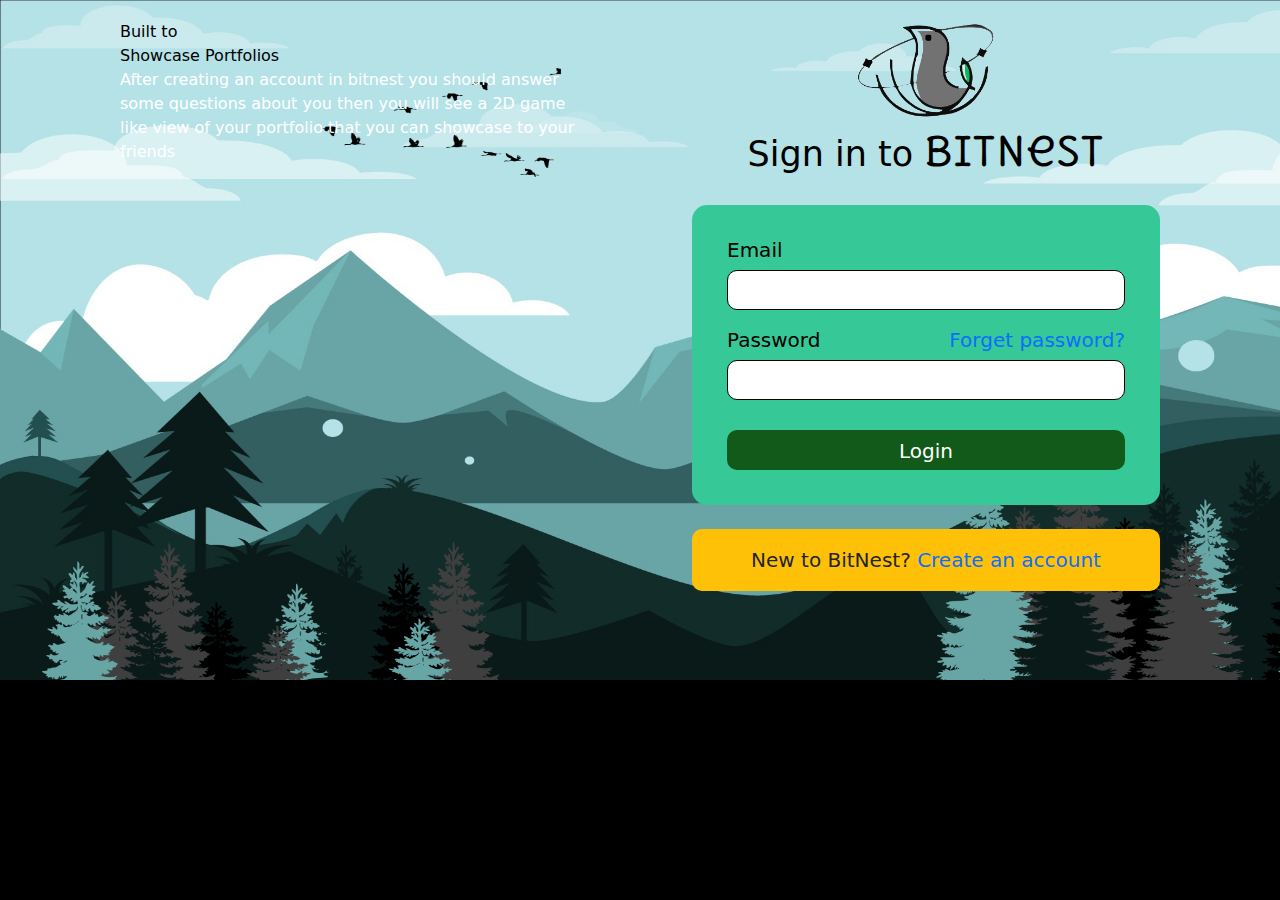
<file: index.html>
<!DOCTYPE html>
<html lang="en">
<head>
    <meta charset="UTF-8">
    <meta name="viewport" content="width=device-width, initial-scale=1.0">
    <title>Home Page</title>
    
    <link rel="preconnect" href="https://fonts.googleapis.com">
    <link rel="preconnect" href="https://fonts.gstatic.com" crossorigin>
    <link href="https://fonts.googleapis.com/css2?family=Delius+Unicase:wght@400;700&display=swap" rel="stylesheet">
    
    <link href="https://cdn.jsdelivr.net/npm/bootstrap@5.3.3/dist/css/bootstrap.min.css" rel="stylesheet" integrity="sha384-QWTKZyjpPEjISv5WaRU9OFeRpok6YctnYmDr5pNlyT2bRjXh0JMhjY6hW+ALEwIH" crossorigin="anonymous">
    <link rel="icon" href="images/C.ico" type="image/x-icon"/>
    <link rel="stylesheet" href="styles.css">
</head>
<body>
    <div class="container1">
        <div class="left side">
            <div class="hd">Built to<br>Showcase Portfolios</div>
            <div class="bdy">After creating an account in bitnest you should answer some questions about you then you will see a 2D game like view of your portfolio that you can showcase to your friends</div>
        </div>
        <div class="right side">
            <div class="top">
                <img class="logo" src="images/bytnest.png"><br>
                <div class="fs">Sign in to <span class="log-title">BitNest</span></div><br>
            </div>
            <div class="bottom">
                <form action="login.php" methond="post">
                    <label>Email<br>
                        <input type="text" required>
                    </label><br>
                    <label>Password
                        <span class="fp">
                        <a href="#" id="f">Forget password?</a></span>
                        <br>
                        <input type="password" required>
                    </label>
                        <button class="btn btn-primary" id="btn"style="background-color:rgb(17, 90, 25);" type="Submit">Login</button>
                    <br>
                </form><br>
                <div class="p-3  bg-warning text-dark" id="ac">New to BitNest? <a href="sign_up_page.html" id="ca">Create an account</a></div>
            </div>
        </div>
    </div>
</body>
</html>
</file>
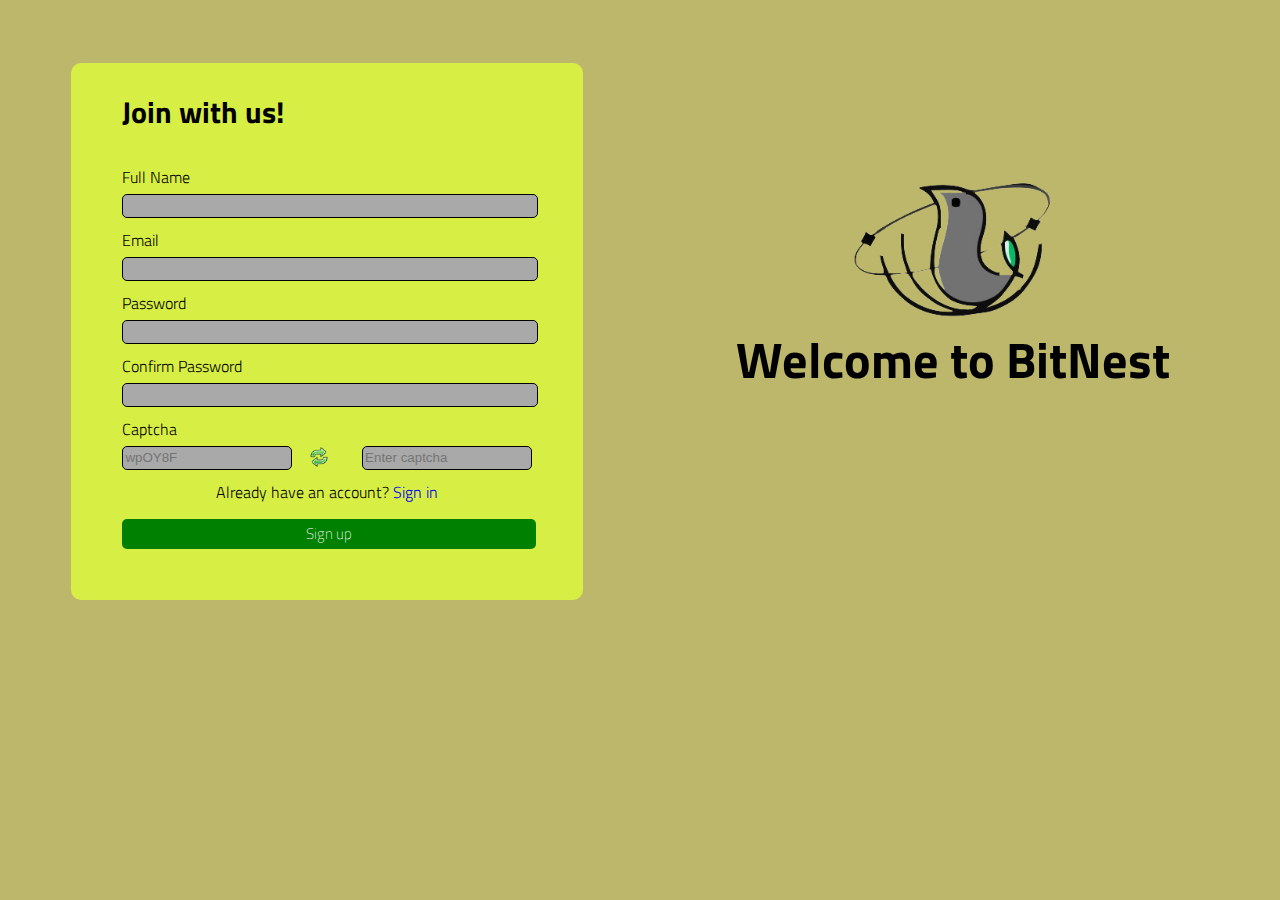
<file: sign_up_page.html>
<!DOCTYPE html>
<html lang="en">
<head>
    <meta charset="UTF-8">
    <meta name="viewport" content="width=device-width, initial-scale=1.0">
    <title>Sign up</title>
    <link rel="stylesheet" href="sign_up.css"> 
    <script src="signup.js"></script>
    <link rel="icon" href="images/C.ico" type="image/x-icon"/>
    <link rel="preconnect" href="https://fonts.googleapis.com">
    <link rel="preconnect" href="https://fonts.gstatic.com" crossorigin>
    <link href="https://fonts.googleapis.com/css2?family=Delius+Unicase:wght@400;700&family=Titillium+Web:ital,wght@0,200;0,300;0,400;0,600;0,700;0,900;1,200;1,300;1,400;1,600;1,700&display=swap" rel="stylesheet">
</head>
<body onload="randtext()">
    <div class="cont">
        <div class="left side">
            <div class="top">
                <h2>Join with us!</h2>
            </div>
            <form action="sign_in.php" method="post">
                <label class="l1">Full Name<br>
                    <input type="text" required>
                </label><br>
                <label class="l1">Email<br>
                    <input type="email" required>
                </label><br>
                <label>Password<br>
                    <input type="password"
                    id="pass"
                    required>
                </label><br>
                <label>Confirm Password<br>
                    <input type="password" 
                    id="c_pass" 
                    onkeyup="passwordValidate()"
                    required>
                </label><br>
                <span id="wrong_p"></span>
                <label class="c">Captcha<br>
                    <input class="captcha"
                    id = 'cap'
                    readonly
                    disabled>
                    <img src="images/captchaR.png" class="r" onclick="randtext()">
                    <input class="Ecaptcha" 
                        id = 'c_cap'
                        placeholder="Enter captcha"
                        onkeyup="captchaValidate()"
                        required>
                </label><br>
                <span id="wrong_c"></span>
                <label class="already">Already have an account? <a href="index.html">Sign in</a></label>
                <label>
                    <input type="submit"
                    value="Sign up"
                    id="create">
                </label>
            </form>
        </div>
        <div class="right side">
            <img src="images/bytnest.png">
            <div class="one">Welcome to BitNest</div>
        </div>
    </div>
</body>
</html>
</file>
<file: styles.css>
body{
    background:url("images/one.png") no-repeat;
    background-size: 1400px 680px;
    color: black;
    background-color: rgb(0, 0, 0);
    user-select:none;/*used to disable text selection */
}
form{
    padding:25px 35px 35px 35px;
    text-align:left;
    background-color: rgb(54, 200, 151);
    border-radius:15px;
}
#f,#ca{
    text-decoration:none;
}
input{
    width:95%;
    height:40px;
    border-radius: 10px;
    border: 1px solid black;
    margin-left:30px;
}
label,input{
    margin:5px 0px 5px 0;
    font-size:20px;
    width:100%;
}
.logo{
    height:100px;
    padding:0;
    margin:0;
}
.container1{
    display:flex;
    gap: 10%;
    margin: 20px 120px 120px 120px;
    /* height:8 00px; */
}
.right{
    text-align: center;

}
.side{
    width: 45%;
    /* background-color: black; */
}
/* .top{
    height: 55px;
    width: 500px;
    background-color: #ffffff;
    border-radius: 10px;
} */
.log-title{
    /* background-color: darkcyan; */
    /* border-radius:15px; */
    /* padding: 8px; */
    font-size:40px;
    /* font-weight: bold; */
    color: black;
    font-family: "Delius Unicase", cursive;
    font-weight: 400;
    font-style: normal;
}
#btn{
    margin:20px 0px 0px 0px;
    height: 40px;
    width: 100%;
    background-color:rgb(17, 90, 25);
    color:white;
    font-size:20px;
    border:0;
    border-radius:10px;
}
.note{
    margin:10px;
    font-size: 15px;
}
.fp,#f{
    float:right;
}
.fs{
    font-size:35px;
}
.create-account{
    color:white;
    width: 500px;
    height: 50px;
    background-color: black;
    border-radius: 15px;
    text-align: center;
    font-size:20px;
}
#ac{
    font-size:20px;
    border-radius:10px;
}
.head{
    margin:220px 0 0 0;
    font-size:45px;
    font-weight:bold;
}
.bdy{
    color: white;
}
@media (max-width : 600px)or (min-width: 1500px){
    body{
        background:url("") no-repeat;
        background-color: rgb(238, 248, 55);
    }
    .container1{
        display:flex;
        flex-direction:column;
        margin:10%;
    }
    .side{
        width: 100%;
    }
    .head,.bdy{
        margin: 0 0 100px 0;
        color:black;
    }
    #ac,label{
        font-size:15px;
    }
}
</file>
<file: sign_up.css>
body{
    background-color: darkkhaki;
    /* color:white; */
    font-family: "Titillium Web", sans-serif;
    font-weight: 300;
    font-style: normal;
    user-select:none;
}
label{
    width:100%;
    margin-top:10px;
    display: inline-block;
}
a{
    text-decoration: none;
}
img{
    display: block;
    margin:auto;
    width:40%;
}
form{
    width:80%;
    margin:0 10% 10% 10% ;
}
input{
    width: 100%;
    height:20px;
    border: 1px solid black;
    border-radius: 5px;
    margin-top:5px;
    background-color: darkgrey;
}
h2{
    margin:5% 0 0 10%;
    margin-bottom:20px;
    font-size:30px;
}
.cont{
    display: flex;
    gap : 10%;
    margin: 5%;
}
.left{
    width: 45%;
    background-color: rgb(215, 238, 68);
    border-radius: 10px;
}
.right{
    width: 45%;
    margin-top:10%;
}
.already{
    text-align:center;
}
#create{
    height:30px;
    width: 101%;
    background-color: green;
    color: white;
    font-size:15px;
    font-family: "Titillium Web", sans-serif;
  font-weight: 200;
  font-style: normal;
  border-width:0;
}
.captcha{
    width:40%;
    user-select: none;
}
.c{
    position:relative;
}
.Ecaptcha{
    width:40%;
    float:right;
}
.r{
    height:20px;
    width:20px;
    display:inline;
    position: absolute;
    top:57% ;
    left:45.6%;
}

.one{
    font-size:50px;
    font-weight: bold;
    text-align:center;
}

@media (max-width : 600px){
    .cont{
        display:flex;
        flex-direction: column-reverse;
    }
    .side{
        width: 100%;
    }
    .one{
        margin-bottom: 50px;;
    }
}
</file>
